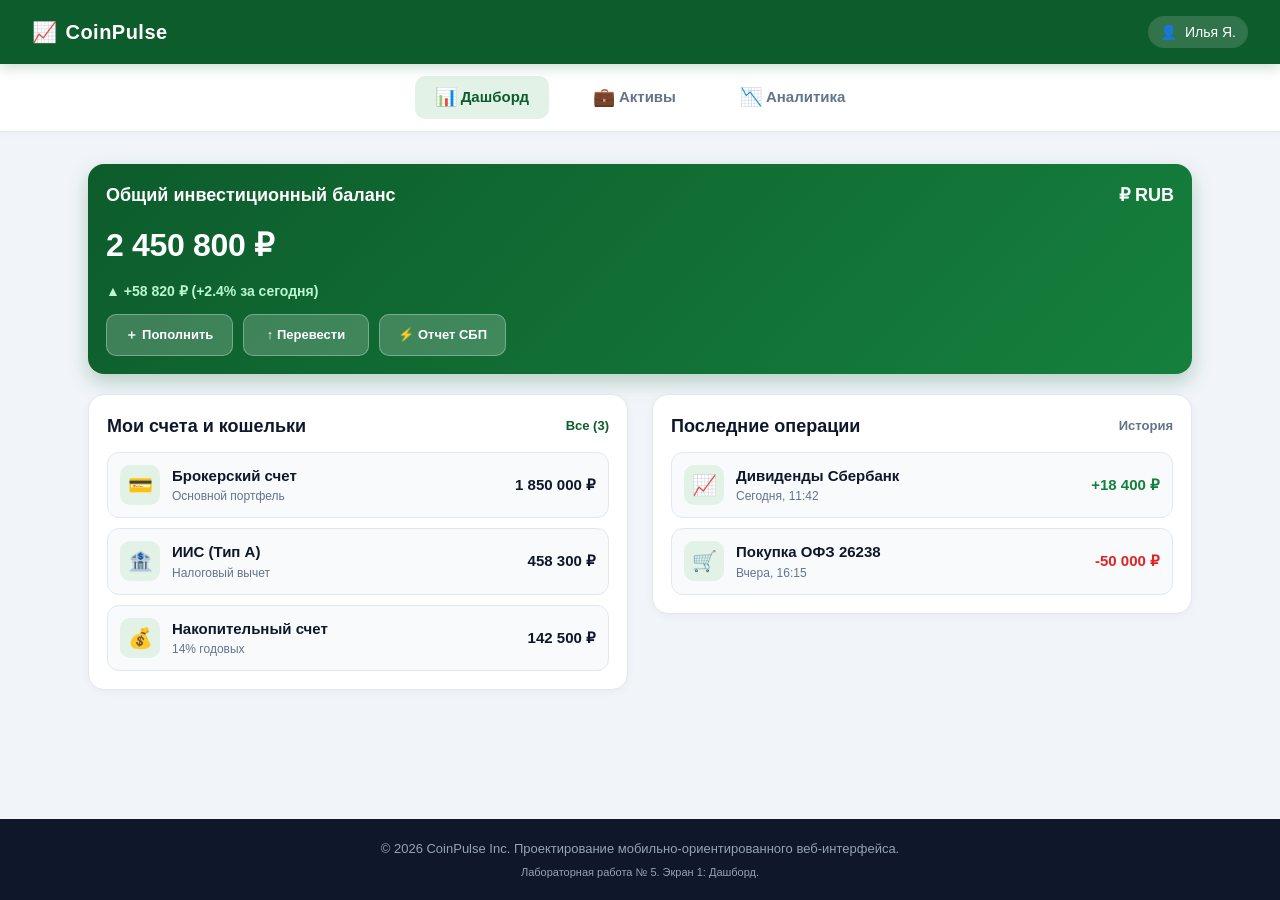
<file: lr5_coinpulse_multipage/index.html>
<!DOCTYPE html>
<html lang="ru">
<head>
    <meta charset="UTF-8">
    <meta name="viewport" content="width=device-width, initial-scale=1.0, maximum-scale=1.0, user-scalable=no">
    <title>CoinPulse - Инвестиционный дашборд</title>
    <link rel="stylesheet" href="css/style.css">
</head>
<body>

    <!-- Семантическая шапка приложения -->
    <header class="header">
        <div class="header__brand">
            <span>📈</span> CoinPulse
        </div>
        <div class="header__user">
            <span>👤</span> Илья Я.
        </div>
    </header>

    <!-- Семантическая навигация -->
    <nav class="nav" aria-label="Основное меню">
        <a href="index.html" class="nav__item active">
            <span>📊</span> Дашборд
        </a>
        <a href="assets.html" class="nav__item">
            <span>💼</span> Активы
        </a>
        <a href="analytics.html" class="nav__item">
            <span>📉</span> Аналитика
        </a>
    </nav>

    <!-- Основной семантический контент -->
    <main class="main">
        <section class="card card--highlight">
            <div class="card__title">
                <span>Общий инвестиционный баланс</span>
                <span>₽ RUB</span>
            </div>
            <div class="balance-amount">2 450 800 ₽</div>
            <div class="balance-change">
                ▲ +58 820 ₽ (+2.4% за сегодня)
            </div>
            <div class="actions-grid">
                <button class="btn-action">＋ Пополнить</button>
                <button class="btn-action">↑ Перевести</button>
                <button class="btn-action">⚡ Отчет СБП</button>
            </div>
        </section>

        <section class="dashboard-split">
            <!-- Карта счетов -->
            <div class="card">
                <div class="card__title">
                    <span>Мои счета и кошельки</span>
                    <span style="font-size: 0.8125rem; color: #0d5c2c;">Все (3)</span>
                </div>
                <div class="transaction-list">
                    <div class="transaction-item">
                        <div class="transaction-item__left">
                            <div class="transaction-icon">💳</div>
                            <div>
                                <div class="transaction-title">Брокерский счет</div>
                                <div class="transaction-date">Основной портфель</div>
                            </div>
                        </div>
                        <div class="transaction-sum">1 850 000 ₽</div>
                    </div>
                    <div class="transaction-item">
                        <div class="transaction-item__left">
                            <div class="transaction-icon">🏦</div>
                            <div>
                                <div class="transaction-title">ИИС (Тип А)</div>
                                <div class="transaction-date">Налоговый вычет</div>
                            </div>
                        </div>
                        <div class="transaction-sum">458 300 ₽</div>
                    </div>
                    <div class="transaction-item">
                        <div class="transaction-item__left">
                            <div class="transaction-icon">💰</div>
                            <div>
                                <div class="transaction-title">Накопительный счет</div>
                                <div class="transaction-date">14% годовых</div>
                            </div>
                        </div>
                        <div class="transaction-sum">142 500 ₽</div>
                    </div>
                </div>
            </div>

            <!-- Последние операции -->
            <div class="card">
                <div class="card__title">
                    <span>Последние операции</span>
                    <span style="font-size: 0.8125rem; color: #64748b;">История</span>
                </div>
                <div class="transaction-list">
                    <div class="transaction-item">
                        <div class="transaction-item__left">
                            <div class="transaction-icon">📈</div>
                            <div>
                                <div class="transaction-title">Дивиденды Сбербанк</div>
                                <div class="transaction-date">Сегодня, 11:42</div>
                            </div>
                        </div>
                        <div class="transaction-sum transaction-sum--income">+18 400 ₽</div>
                    </div>
                    <div class="transaction-item">
                        <div class="transaction-item__left">
                            <div class="transaction-icon">🛒</div>
                            <div>
                                <div class="transaction-title">Покупка ОФЗ 26238</div>
                                <div class="transaction-date">Вчера, 16:15</div>
                            </div>
                        </div>
                        <div class="transaction-sum transaction-sum--expense">-50 000 ₽</div>
                    </div>
                </div>
            </div>
        </section>
    </main>

    <!-- Семантический подвал -->
    <footer class="footer">
        <p>&copy; 2026 CoinPulse Inc. Проектирование мобильно-ориентированного веб-интерфейса.</p>
        <p style="font-size: 0.6875rem; margin-top: 0.3125rem;">Лабораторная работа № 5. Экран 1: Дашборд.</p>
    </footer>

    <script src="js/main.js"></script>
</body>
</html>
</file>
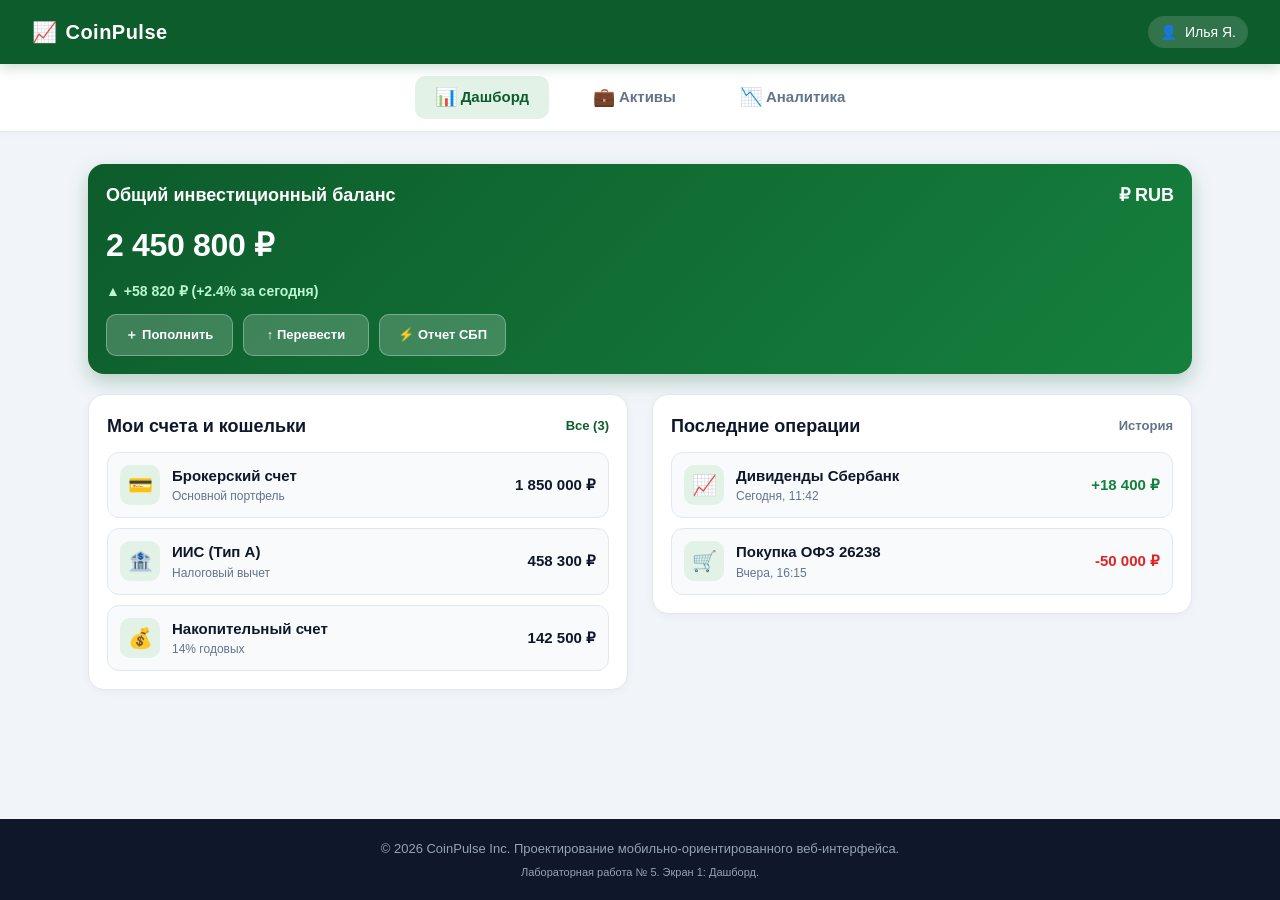
<file: lr5_coinpulse_multipage/minified/index.html>
<!DOCTYPE html><html lang="ru"><head><meta charset="UTF-8"><meta name="viewport" content="width=device-width, initial-scale=1.0, maximum-scale=1.0, user-scalable=no"><title>CoinPulse - Инвестиционный дашборд</title><link rel="stylesheet" href="css/style.min.css"></head><body><header class="header"><div class="header__brand"><span>📈</span> CoinPulse </div><div class="header__user"><span>👤</span> Илья Я. </div></header><nav class="nav" aria-label="Основное меню"><a href="index.html" class="nav__item active"><span>📊</span> Дашборд </a><a href="assets.html" class="nav__item"><span>💼</span> Активы </a><a href="analytics.html" class="nav__item"><span>📉</span> Аналитика </a></nav><main class="main"><section class="card card--highlight"><div class="card__title"><span>Общий инвестиционный баланс</span><span>₽ RUB</span></div><div class="balance-amount">2 450 800 ₽</div><div class="balance-change"> ▲ +58 820 ₽ (+2.4% за сегодня) </div><div class="actions-grid"><button class="btn-action">＋ Пополнить</button><button class="btn-action">↑ Перевести</button><button class="btn-action">⚡ Отчет СБП</button></div></section><section class="dashboard-split"><div class="card"><div class="card__title"><span>Мои счета и кошельки</span><span style="font-size: 0.8125rem; color: #0d5c2c;">Все (3)</span></div><div class="transaction-list"><div class="transaction-item"><div class="transaction-item__left"><div class="transaction-icon">💳</div><div><div class="transaction-title">Брокерский счет</div><div class="transaction-date">Основной портфель</div></div></div><div class="transaction-sum">1 850 000 ₽</div></div><div class="transaction-item"><div class="transaction-item__left"><div class="transaction-icon">🏦</div><div><div class="transaction-title">ИИС (Тип А)</div><div class="transaction-date">Налоговый вычет</div></div></div><div class="transaction-sum">458 300 ₽</div></div><div class="transaction-item"><div class="transaction-item__left"><div class="transaction-icon">💰</div><div><div class="transaction-title">Накопительный счет</div><div class="transaction-date">14% годовых</div></div></div><div class="transaction-sum">142 500 ₽</div></div></div></div><div class="card"><div class="card__title"><span>Последние операции</span><span style="font-size: 0.8125rem; color: #64748b;">История</span></div><div class="transaction-list"><div class="transaction-item"><div class="transaction-item__left"><div class="transaction-icon">📈</div><div><div class="transaction-title">Дивиденды Сбербанк</div><div class="transaction-date">Сегодня, 11:42</div></div></div><div class="transaction-sum transaction-sum--income">+18 400 ₽</div></div><div class="transaction-item"><div class="transaction-item__left"><div class="transaction-icon">🛒</div><div><div class="transaction-title">Покупка ОФЗ 26238</div><div class="transaction-date">Вчера, 16:15</div></div></div><div class="transaction-sum transaction-sum--expense">-50 000 ₽</div></div></div></div></section></main><footer class="footer"><p>&copy; 2026 CoinPulse Inc. Проектирование мобильно-ориентированного веб-интерфейса.</p><p style="font-size: 0.6875rem; margin-top: 0.3125rem;">Лабораторная работа № 5. Экран 1: Дашборд.</p></footer><script src="js/main.min.js"></script></body></html>
</file>
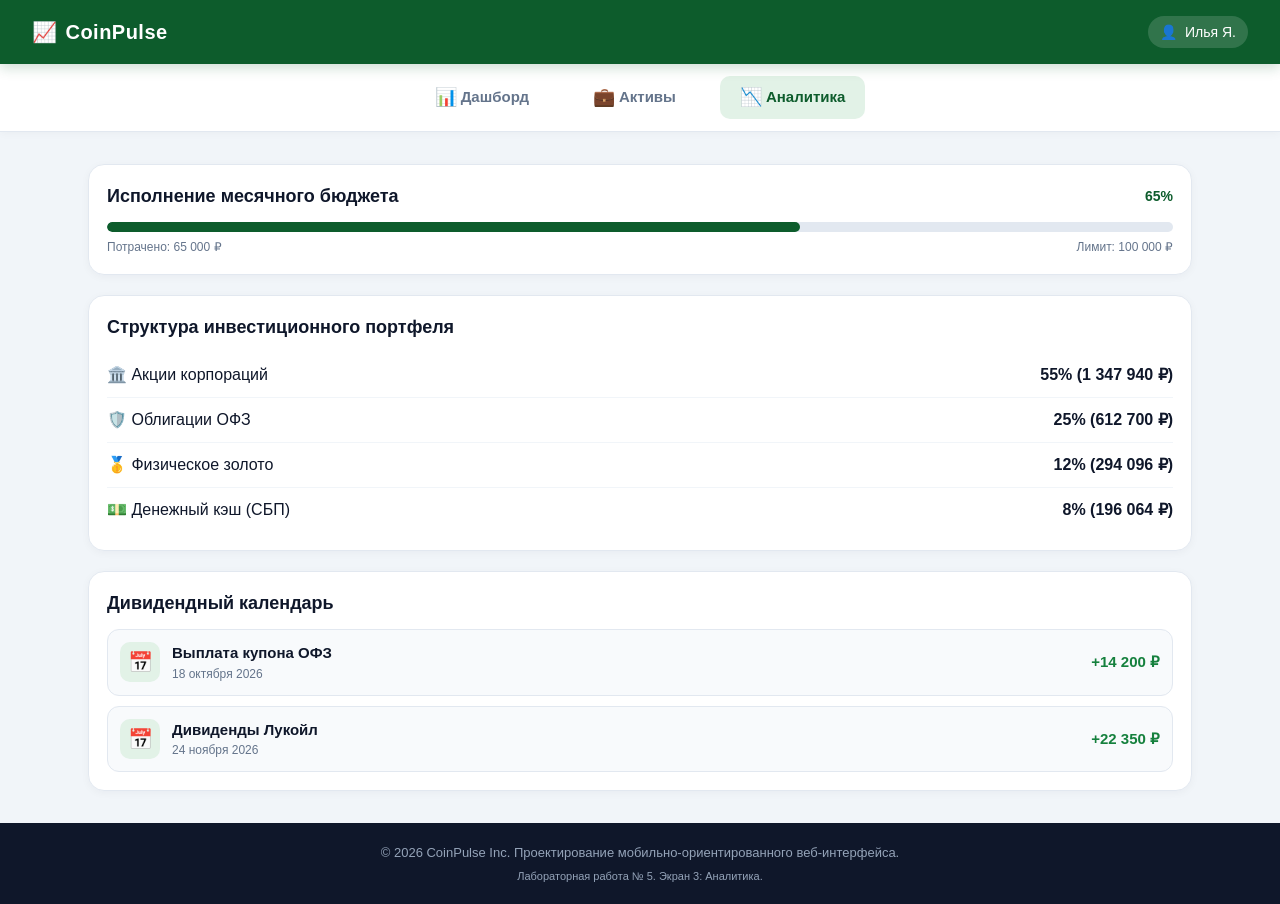
<file: lr5_coinpulse_multipage/analytics.html>
<!DOCTYPE html>
<html lang="ru">
<head>
    <meta charset="UTF-8">
    <meta name="viewport" content="width=device-width, initial-scale=1.0, maximum-scale=1.0, user-scalable=no">
    <title>CoinPulse - Аналитика и Бюджет</title>
    <link rel="stylesheet" href="css/style.css">
</head>
<body>

    <!-- Семантическая шапка приложения -->
    <header class="header">
        <div class="header__brand">
            <span>📈</span> CoinPulse
        </div>
        <div class="header__user">
            <span>👤</span> Илья Я.
        </div>
    </header>

    <!-- Семантическая навигация -->
    <nav class="nav" aria-label="Основное меню">
        <a href="index.html" class="nav__item">
            <span>📊</span> Дашборд
        </a>
        <a href="assets.html" class="nav__item">
            <span>💼</span> Активы
        </a>
        <a href="analytics.html" class="nav__item active">
            <span>📉</span> Аналитика
        </a>
    </nav>

    <!-- Основной семантический контент -->
    <main class="main">
        <section class="card">
            <div class="card__title">
                <span>Исполнение месячного бюджета</span>
                <span style="font-size: 0.875rem; font-weight: 700; color: #0d5c2c;">65%</span>
            </div>
            <div class="budget-progress">
                <div class="progress-bar">
                    <div class="progress-fill" style="width: 65%;"></div>
                </div>
                <div style="display: flex; justify-content: space-between; font-size: 0.75rem; color: #64748b;">
                    <span>Потрачено: 65 000 ₽</span>
                    <span>Лимит: 100 000 ₽</span>
                </div>
            </div>
        </section>

        <section class="card">
            <div class="card__title">
                <span>Структура инвестиционного портфеля</span>
            </div>
            <div>
                <div class="category-row">
                    <span>🏛️ Акции корпораций</span>
                    <b>55% (1 347 940 ₽)</b>
                </div>
                <div class="category-row">
                    <span>🛡️ Облигации ОФЗ</span>
                    <b>25% (612 700 ₽)</b>
                </div>
                <div class="category-row">
                    <span>🥇 Физическое золото</span>
                    <b>12% (294 096 ₽)</b>
                </div>
                <div class="category-row">
                    <span>💵 Денежный кэш (СБП)</span>
                    <b>8% (196 064 ₽)</b>
                </div>
            </div>
        </section>

        <section class="card">
            <div class="card__title">
                <span>Дивидендный календарь</span>
            </div>
            <div class="transaction-list">
                <div class="transaction-item">
                    <div class="transaction-item__left">
                        <div class="transaction-icon">📅</div>
                        <div>
                            <div class="transaction-title">Выплата купона ОФЗ</div>
                            <div class="transaction-date">18 октября 2026</div>
                        </div>
                    </div>
                    <div class="transaction-sum transaction-sum--income">+14 200 ₽</div>
                </div>
                <div class="transaction-item">
                    <div class="transaction-item__left">
                        <div class="transaction-icon">📅</div>
                        <div>
                            <div class="transaction-title">Дивиденды Лукойл</div>
                            <div class="transaction-date">24 ноября 2026</div>
                        </div>
                    </div>
                    <div class="transaction-sum transaction-sum--income">+22 350 ₽</div>
                </div>
            </div>
        </section>
    </main>

    <!-- Семантический подвал -->
    <footer class="footer">
        <p>&copy; 2026 CoinPulse Inc. Проектирование мобильно-ориентированного веб-интерфейса.</p>
        <p style="font-size: 0.6875rem; margin-top: 0.3125rem;">Лабораторная работа № 5. Экран 3: Аналитика.</p>
    </footer>

    <script src="js/main.js"></script>
</body>
</html>
</file>
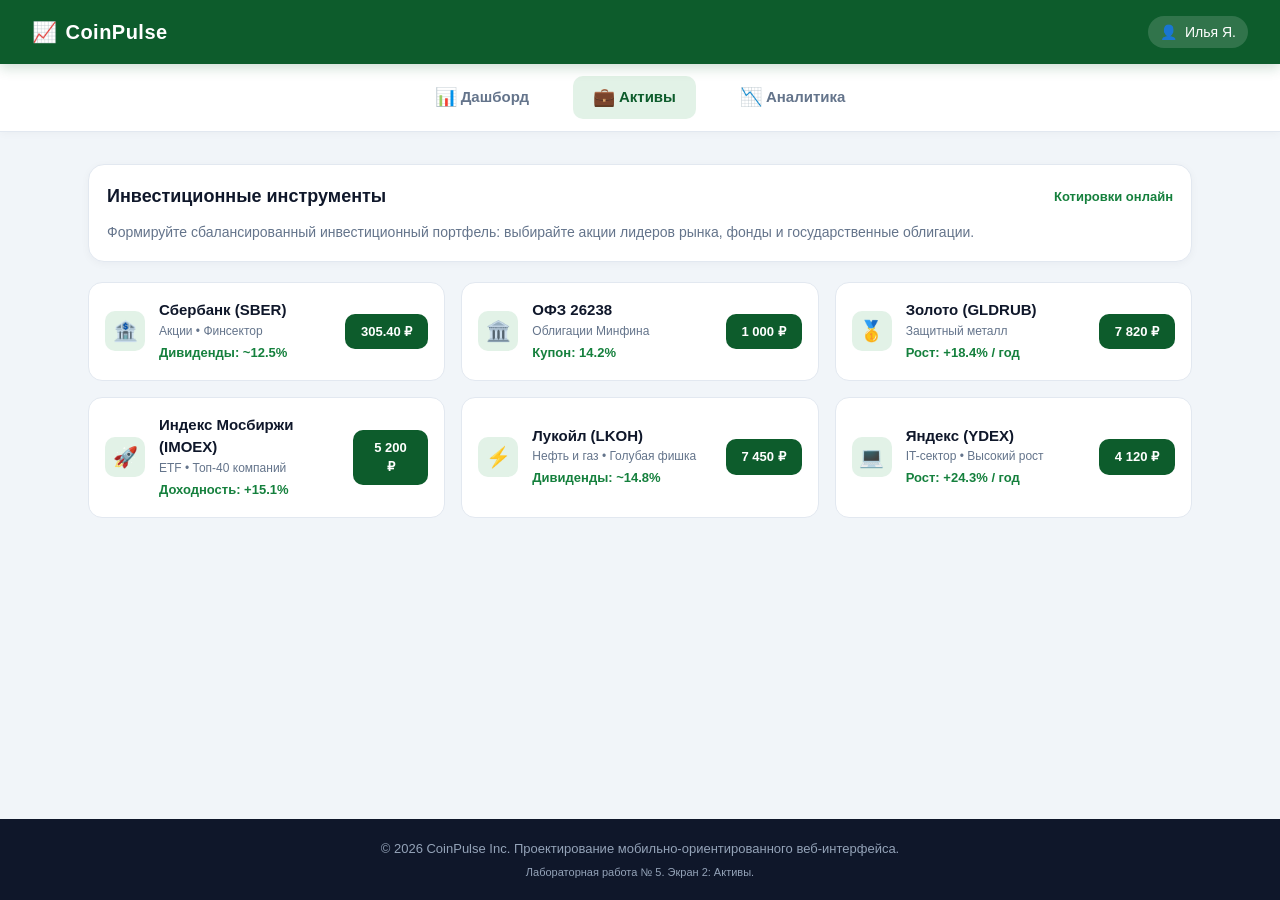
<file: lr5_coinpulse_multipage/assets.html>
<!DOCTYPE html>
<html lang="ru">
<head>
    <meta charset="UTF-8">
    <meta name="viewport" content="width=device-width, initial-scale=1.0, maximum-scale=1.0, user-scalable=no">
    <title>CoinPulse - Инвестиционные активы</title>
    <link rel="stylesheet" href="css/style.css">
</head>
<body>

    <!-- Семантическая шапка приложения -->
    <header class="header">
        <div class="header__brand">
            <span>📈</span> CoinPulse
        </div>
        <div class="header__user">
            <span>👤</span> Илья Я.
        </div>
    </header>

    <!-- Семантическая навигация -->
    <nav class="nav" aria-label="Основное меню">
        <a href="index.html" class="nav__item">
            <span>📊</span> Дашборд
        </a>
        <a href="assets.html" class="nav__item active">
            <span>💼</span> Активы
        </a>
        <a href="analytics.html" class="nav__item">
            <span>📉</span> Аналитика
        </a>
    </nav>

    <!-- Основной семантический контент -->
    <main class="main">
        <section class="card">
            <div class="card__title">
                <span>Инвестиционные инструменты</span>
                <span style="font-size: 0.8125rem; color: #15803d;">Котировки онлайн</span>
            </div>
            <p style="font-size: 0.875rem; color: #64748b;">
                Формируйте сбалансированный инвестиционный портфель: выбирайте акции лидеров рынка, фонды и государственные облигации.
            </p>
        </section>

        <section class="assets-grid">
            <div class="asset-card">
                <div class="asset-card__info">
                    <div class="transaction-icon">🏦</div>
                    <div class="asset-card__text">
                        <h4>Сбербанк (SBER)</h4>
                        <p>Акции • Финсектор</p>
                        <span class="asset-card__yield">Дивиденды: ~12.5%</span>
                    </div>
                </div>
                <button class="btn-primary btn-buy-asset" data-name="Сбербанк (SBER)">305.40 ₽</button>
            </div>

            <div class="asset-card">
                <div class="asset-card__info">
                    <div class="transaction-icon">🏛️</div>
                    <div class="asset-card__text">
                        <h4>ОФЗ 26238</h4>
                        <p>Облигации Минфина</p>
                        <span class="asset-card__yield">Купон: 14.2%</span>
                    </div>
                </div>
                <button class="btn-primary btn-buy-asset" data-name="ОФЗ 26238">1 000 ₽</button>
            </div>

            <div class="asset-card">
                <div class="asset-card__info">
                    <div class="transaction-icon">🥇</div>
                    <div class="asset-card__text">
                        <h4>Золото (GLDRUB)</h4>
                        <p>Защитный металл</p>
                        <span class="asset-card__yield">Рост: +18.4% / год</span>
                    </div>
                </div>
                <button class="btn-primary btn-buy-asset" data-name="Золото (GLDRUB)">7 820 ₽</button>
            </div>

            <div class="asset-card">
                <div class="asset-card__info">
                    <div class="transaction-icon">🚀</div>
                    <div class="asset-card__text">
                        <h4>Индекс Мосбиржи (IMOEX)</h4>
                        <p>ETF • Топ-40 компаний</p>
                        <span class="asset-card__yield">Доходность: +15.1%</span>
                    </div>
                </div>
                <button class="btn-primary btn-buy-asset" data-name="Индекс IMOEX">5 200 ₽</button>
            </div>

            <div class="asset-card">
                <div class="asset-card__info">
                    <div class="transaction-icon">⚡</div>
                    <div class="asset-card__text">
                        <h4>Лукойл (LKOH)</h4>
                        <p>Нефть и газ • Голубая фишка</p>
                        <span class="asset-card__yield">Дивиденды: ~14.8%</span>
                    </div>
                </div>
                <button class="btn-primary btn-buy-asset" data-name="Лукойл (LKOH)">7 450 ₽</button>
            </div>

            <div class="asset-card">
                <div class="asset-card__info">
                    <div class="transaction-icon">💻</div>
                    <div class="asset-card__text">
                        <h4>Яндекс (YDEX)</h4>
                        <p>IT-сектор • Высокий рост</p>
                        <span class="asset-card__yield">Рост: +24.3% / год</span>
                    </div>
                </div>
                <button class="btn-primary btn-buy-asset" data-name="Яндекс (YDEX)">4 120 ₽</button>
            </div>
        </section>
    </main>

    <!-- Семантический подвал -->
    <footer class="footer">
        <p>&copy; 2026 CoinPulse Inc. Проектирование мобильно-ориентированного веб-интерфейса.</p>
        <p style="font-size: 0.6875rem; margin-top: 0.3125rem;">Лабораторная работа № 5. Экран 2: Активы.</p>
    </footer>

    <script src="js/main.js"></script>
</body>
</html>
</file>
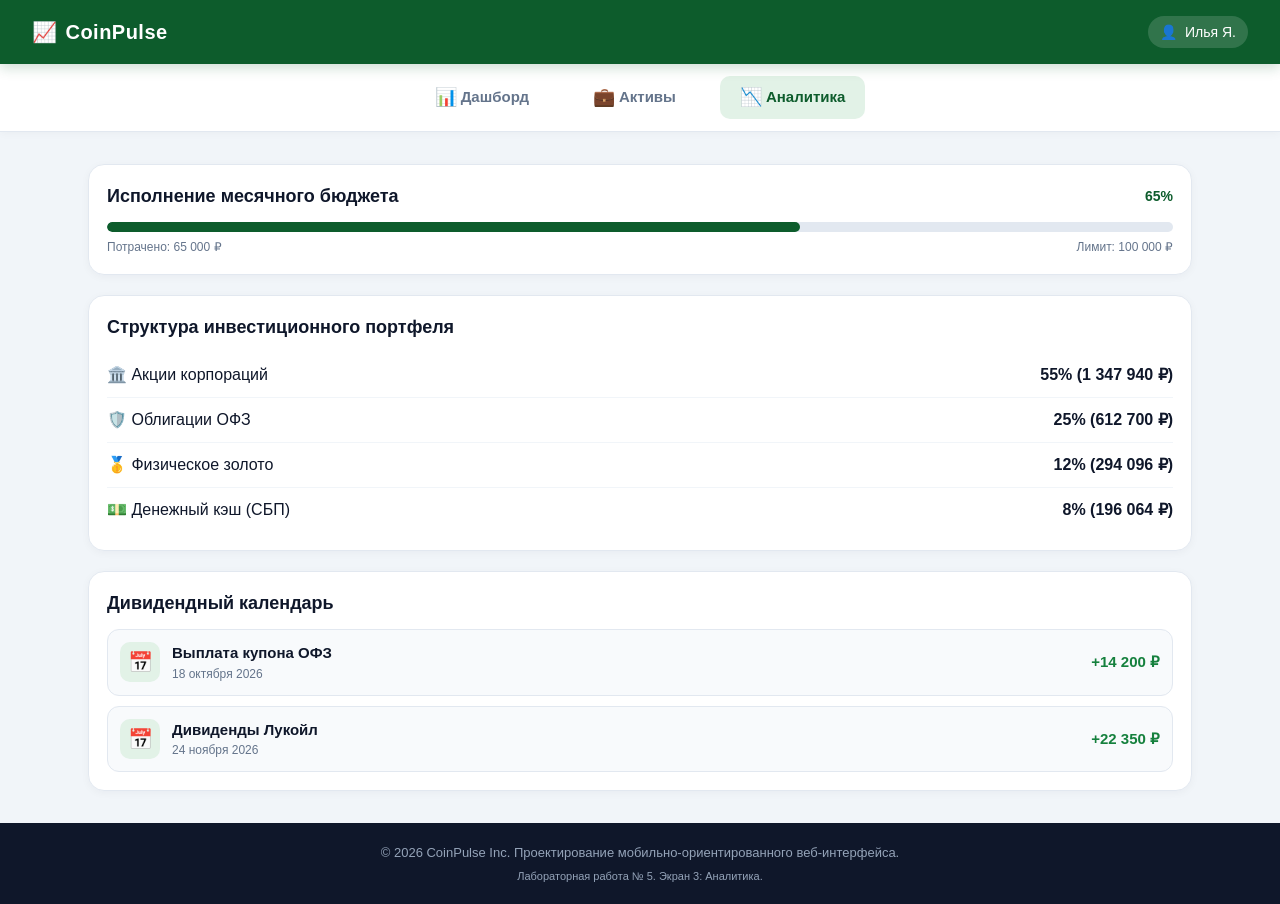
<file: lr5_coinpulse_multipage/minified/analytics.html>
<!DOCTYPE html><html lang="ru"><head><meta charset="UTF-8"><meta name="viewport" content="width=device-width, initial-scale=1.0, maximum-scale=1.0, user-scalable=no"><title>CoinPulse - Аналитика и Бюджет</title><link rel="stylesheet" href="css/style.min.css"></head><body><header class="header"><div class="header__brand"><span>📈</span> CoinPulse </div><div class="header__user"><span>👤</span> Илья Я. </div></header><nav class="nav" aria-label="Основное меню"><a href="index.html" class="nav__item"><span>📊</span> Дашборд </a><a href="assets.html" class="nav__item"><span>💼</span> Активы </a><a href="analytics.html" class="nav__item active"><span>📉</span> Аналитика </a></nav><main class="main"><section class="card"><div class="card__title"><span>Исполнение месячного бюджета</span><span style="font-size: 0.875rem; font-weight: 700; color: #0d5c2c;">65%</span></div><div class="budget-progress"><div class="progress-bar"><div class="progress-fill" style="width: 65%;"></div></div><div style="display: flex; justify-content: space-between; font-size: 0.75rem; color: #64748b;"><span>Потрачено: 65 000 ₽</span><span>Лимит: 100 000 ₽</span></div></div></section><section class="card"><div class="card__title"><span>Структура инвестиционного портфеля</span></div><div><div class="category-row"><span>🏛️ Акции корпораций</span><b>55% (1 347 940 ₽)</b></div><div class="category-row"><span>🛡️ Облигации ОФЗ</span><b>25% (612 700 ₽)</b></div><div class="category-row"><span>🥇 Физическое золото</span><b>12% (294 096 ₽)</b></div><div class="category-row"><span>💵 Денежный кэш (СБП)</span><b>8% (196 064 ₽)</b></div></div></section><section class="card"><div class="card__title"><span>Дивидендный календарь</span></div><div class="transaction-list"><div class="transaction-item"><div class="transaction-item__left"><div class="transaction-icon">📅</div><div><div class="transaction-title">Выплата купона ОФЗ</div><div class="transaction-date">18 октября 2026</div></div></div><div class="transaction-sum transaction-sum--income">+14 200 ₽</div></div><div class="transaction-item"><div class="transaction-item__left"><div class="transaction-icon">📅</div><div><div class="transaction-title">Дивиденды Лукойл</div><div class="transaction-date">24 ноября 2026</div></div></div><div class="transaction-sum transaction-sum--income">+22 350 ₽</div></div></div></section></main><footer class="footer"><p>&copy; 2026 CoinPulse Inc. Проектирование мобильно-ориентированного веб-интерфейса.</p><p style="font-size: 0.6875rem; margin-top: 0.3125rem;">Лабораторная работа № 5. Экран 3: Аналитика.</p></footer><script src="js/main.min.js"></script></body></html>
</file>
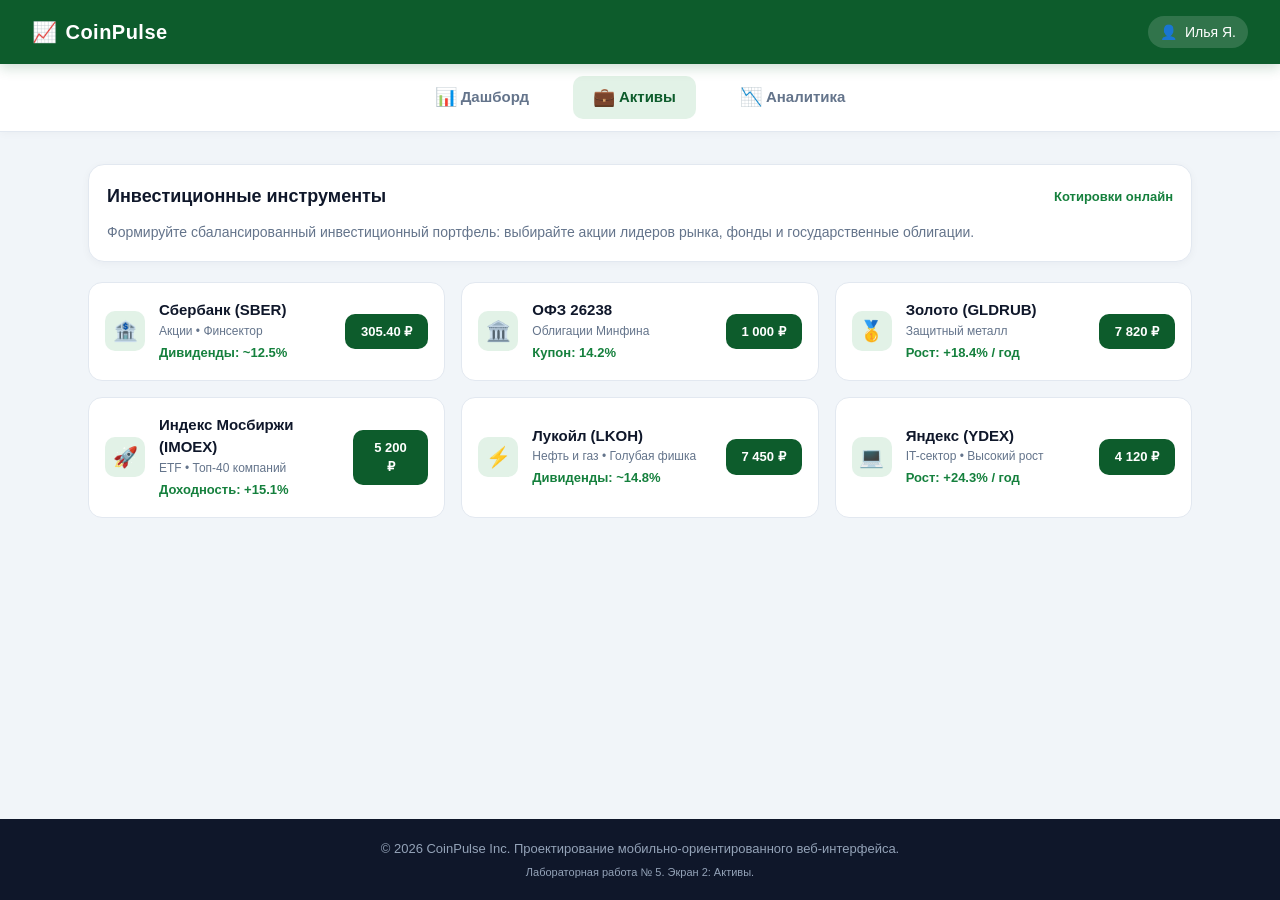
<file: lr5_coinpulse_multipage/minified/assets.html>
<!DOCTYPE html><html lang="ru"><head><meta charset="UTF-8"><meta name="viewport" content="width=device-width, initial-scale=1.0, maximum-scale=1.0, user-scalable=no"><title>CoinPulse - Инвестиционные активы</title><link rel="stylesheet" href="css/style.min.css"></head><body><header class="header"><div class="header__brand"><span>📈</span> CoinPulse </div><div class="header__user"><span>👤</span> Илья Я. </div></header><nav class="nav" aria-label="Основное меню"><a href="index.html" class="nav__item"><span>📊</span> Дашборд </a><a href="assets.html" class="nav__item active"><span>💼</span> Активы </a><a href="analytics.html" class="nav__item"><span>📉</span> Аналитика </a></nav><main class="main"><section class="card"><div class="card__title"><span>Инвестиционные инструменты</span><span style="font-size: 0.8125rem; color: #15803d;">Котировки онлайн</span></div><p style="font-size: 0.875rem; color: #64748b;"> Формируйте сбалансированный инвестиционный портфель: выбирайте акции лидеров рынка, фонды и государственные облигации. </p></section><section class="assets-grid"><div class="asset-card"><div class="asset-card__info"><div class="transaction-icon">🏦</div><div class="asset-card__text"><h4>Сбербанк (SBER)</h4><p>Акции • Финсектор</p><span class="asset-card__yield">Дивиденды: ~12.5%</span></div></div><button class="btn-primary btn-buy-asset" data-name="Сбербанк (SBER)">305.40 ₽</button></div><div class="asset-card"><div class="asset-card__info"><div class="transaction-icon">🏛️</div><div class="asset-card__text"><h4>ОФЗ 26238</h4><p>Облигации Минфина</p><span class="asset-card__yield">Купон: 14.2%</span></div></div><button class="btn-primary btn-buy-asset" data-name="ОФЗ 26238">1 000 ₽</button></div><div class="asset-card"><div class="asset-card__info"><div class="transaction-icon">🥇</div><div class="asset-card__text"><h4>Золото (GLDRUB)</h4><p>Защитный металл</p><span class="asset-card__yield">Рост: +18.4% / год</span></div></div><button class="btn-primary btn-buy-asset" data-name="Золото (GLDRUB)">7 820 ₽</button></div><div class="asset-card"><div class="asset-card__info"><div class="transaction-icon">🚀</div><div class="asset-card__text"><h4>Индекс Мосбиржи (IMOEX)</h4><p>ETF • Топ-40 компаний</p><span class="asset-card__yield">Доходность: +15.1%</span></div></div><button class="btn-primary btn-buy-asset" data-name="Индекс IMOEX">5 200 ₽</button></div><div class="asset-card"><div class="asset-card__info"><div class="transaction-icon">⚡</div><div class="asset-card__text"><h4>Лукойл (LKOH)</h4><p>Нефть и газ • Голубая фишка</p><span class="asset-card__yield">Дивиденды: ~14.8%</span></div></div><button class="btn-primary btn-buy-asset" data-name="Лукойл (LKOH)">7 450 ₽</button></div><div class="asset-card"><div class="asset-card__info"><div class="transaction-icon">💻</div><div class="asset-card__text"><h4>Яндекс (YDEX)</h4><p>IT-сектор • Высокий рост</p><span class="asset-card__yield">Рост: +24.3% / год</span></div></div><button class="btn-primary btn-buy-asset" data-name="Яндекс (YDEX)">4 120 ₽</button></div></section></main><footer class="footer"><p>&copy; 2026 CoinPulse Inc. Проектирование мобильно-ориентированного веб-интерфейса.</p><p style="font-size: 0.6875rem; margin-top: 0.3125rem;">Лабораторная работа № 5. Экран 2: Активы.</p></footer><script src="js/main.min.js"></script></body></html>
</file>
<file: lr5_coinpulse_multipage/css/style.css>
/* =========================================================
   1. СБРОС СТИЛЕЙ (CSS RESET / NORMALIZE)
   ========================================================= */
*, *::before, *::after {
    box-sizing: border-box;
    margin: 0;
    padding: 0;
}

html {
    font-size: 16px;
    -webkit-text-size-adjust: 100%;
    scroll-behavior: smooth;
}

body {
    font-family: -apple-system, BlinkMacSystemFont, "Segoe UI", Roboto, Helvetica, Arial, sans-serif;
    background-color: #f1f5f9;
    color: #0f172a;
    line-height: 1.5;
    min-height: 100vh;
    display: flex;
    flex-direction: column;
}

img, svg {
    display: block;
    max-width: 100%;
}

button, input, select {
    font: inherit;
}

a {
    color: inherit;
    text-decoration: none;
}

/* =========================================================
   2. СТРАТЕГИЯ MOBILE FIRST (БАЗОВЫЕ СТИЛИ ДО 480px)
   ========================================================= */

/* Шапка приложения */
.header {
    background-color: #0d5c2c;
    color: #ffffff;
    padding: 0.875rem 1rem;
    display: flex;
    justify-content: space-between;
    align-items: center;
    position: sticky;
    top: 0;
    z-index: 100;
    box-shadow: 0 0.25rem 0.75rem rgba(13, 92, 44, 0.2);
}

.header__brand {
    display: flex;
    align-items: center;
    gap: 0.5rem;
    font-weight: 800;
    font-size: 1.25rem;
    letter-spacing: 0.03rem;
}

.header__user {
    display: flex;
    align-items: center;
    gap: 0.5rem;
    font-size: 0.875rem;
    background: rgba(255, 255, 255, 0.15);
    padding: 0.35rem 0.75rem;
    border-radius: 2rem;
}

/* Навигация (Ссылки на отдельные страницы) */
.nav {
    background-color: #ffffff;
    display: flex;
    justify-content: space-around;
    align-items: center;
    padding: 0.625rem 0.5rem;
    box-shadow: 0 -0.125rem 0.625rem rgba(0, 0, 0, 0.05);
    position: sticky;
    top: 3.5rem;
    z-index: 90;
    border-bottom: 0.0625rem solid #e2e8f0;
}

.nav__item {
    display: flex;
    flex-direction: column;
    align-items: center;
    gap: 0.25rem;
    font-size: 0.75rem;
    font-weight: 600;
    color: #64748b;
    padding: 0.375rem 0.75rem;
    border-radius: 0.625rem;
    transition: all 0.2s ease;
}

.nav__item span {
    font-size: 1.125rem;
}

.nav__item.active {
    color: #0d5c2c;
    background-color: #e2f2e7;
}

/* Основная область страницы */
.main {
    flex: 1;
    padding: 1rem 0.875rem;
    display: flex;
    flex-direction: column;
    gap: 1.25rem;
    animation: fadeIn 0.25s ease forwards;
}

@keyframes fadeIn {
    from { opacity: 0; transform: translateY(0.375rem); }
    to { opacity: 1; transform: translateY(0); }
}

/* Карточки и блоки */
.card {
    background-color: #ffffff;
    border-radius: 1rem;
    padding: 1.125rem;
    border: 0.0625rem solid #e2e8f0;
    box-shadow: 0 0.125rem 0.5rem rgba(15, 23, 42, 0.04);
    display: flex;
    flex-direction: column;
    gap: 0.75rem;
}

.card--highlight {
    background: linear-gradient(135deg, #0d5c2c, #15803d);
    color: #ffffff;
    border: none;
    box-shadow: 0 0.5rem 1.25rem rgba(13, 92, 44, 0.25);
}

.card__title {
    font-size: 1.125rem;
    font-weight: 700;
    color: #0f172a;
    display: flex;
    justify-content: space-between;
    align-items: center;
}

.card--highlight .card__title {
    color: #ffffff;
}

.balance-amount {
    font-size: 2rem;
    font-weight: 800;
    letter-spacing: -0.02rem;
}

.balance-change {
    display: inline-flex;
    align-items: center;
    gap: 0.25rem;
    font-size: 0.875rem;
    font-weight: 600;
    color: #bbf7d0;
}

/* Кнопки быстрых действий */
.actions-grid {
    display: flex;
    gap: 0.625rem;
}

.btn-action {
    flex: 1;
    background: rgba(255, 255, 255, 0.2);
    color: #ffffff;
    border: 0.0625rem solid rgba(255, 255, 255, 0.3);
    padding: 0.625rem;
    border-radius: 0.625rem;
    font-weight: 600;
    font-size: 0.8125rem;
    cursor: pointer;
    transition: background 0.2s ease;
}

.btn-action:hover {
    background: rgba(255, 255, 255, 0.35);
}

/* Списки операций и счетов */
.transaction-list {
    display: flex;
    flex-direction: column;
    gap: 0.625rem;
}

.transaction-item {
    display: flex;
    align-items: center;
    justify-content: space-between;
    padding: 0.75rem;
    background: #f8fafc;
    border-radius: 0.75rem;
    border: 0.0625rem solid #e2e8f0;
}

.transaction-item__left {
    display: flex;
    align-items: center;
    gap: 0.75rem;
}

.transaction-icon {
    width: 2.5rem;
    height: 2.5rem;
    border-radius: 0.625rem;
    display: flex;
    align-items: center;
    justify-content: center;
    font-size: 1.25rem;
    background: #e2f2e7;
    flex-shrink: 0;
}

.transaction-title {
    font-weight: 600;
    font-size: 0.9375rem;
}

.transaction-date {
    font-size: 0.75rem;
    color: #64748b;
}

.transaction-sum {
    font-weight: 700;
    font-size: 0.9375rem;
}

.transaction-sum--income {
    color: #15803d;
}

.transaction-sum--expense {
    color: #dc2626;
}

/* Сетка активов */
.assets-grid {
    display: flex;
    flex-direction: column;
    gap: 0.75rem;
}

.asset-card {
    display: flex;
    align-items: center;
    justify-content: space-between;
    padding: 1rem;
    background: #ffffff;
    border-radius: 0.875rem;
    border: 0.0625rem solid #e2e8f0;
    transition: transform 0.2s ease, box-shadow 0.2s ease;
}

.asset-card__info {
    display: flex;
    align-items: center;
    gap: 0.875rem;
}

.asset-card__text h4 {
    font-size: 0.9375rem;
    font-weight: 700;
}

.asset-card__text p {
    font-size: 0.75rem;
    color: #64748b;
}

.asset-card__yield {
    font-size: 0.8125rem;
    color: #15803d;
    font-weight: 700;
}

.btn-primary {
    background-color: #0d5c2c;
    color: #ffffff;
    border: none;
    padding: 0.5rem 1rem;
    border-radius: 0.625rem;
    font-size: 0.8125rem;
    font-weight: 600;
    cursor: pointer;
    transition: background-color 0.2s ease;
}

.btn-primary:hover {
    background-color: #15803d;
}

/* Бюджет и прогресс */
.budget-progress {
    display: flex;
    flex-direction: column;
    gap: 0.375rem;
}

.progress-bar {
    height: 0.625rem;
    background-color: #e2e8f0;
    border-radius: 0.5rem;
    overflow: hidden;
}

.progress-fill {
    height: 100%;
    background-color: #0d5c2c;
    border-radius: 0.5rem;
}

.category-row {
    display: flex;
    justify-content: space-between;
    align-items: center;
    padding: 0.625rem 0;
    border-bottom: 0.0625rem solid #f1f5f9;
}

.category-row:last-child {
    border-bottom: none;
}

/* Подвал */
.footer {
    background-color: #0f172a;
    color: #94a3b8;
    text-align: center;
    padding: 1.25rem 1rem;
    font-size: 0.8125rem;
    margin-top: auto;
}

/* =========================================================
   3. МЕДИА-ЗАПРОСЫ ДЛЯ ДЕСКТОПА
   ========================================================= */

@media (min-width: 768px) {
    .header {
        padding: 1rem 2rem;
    }

    .nav {
        position: static;
        justify-content: center;
        gap: 1.5rem;
        padding: 0.75rem 2rem;
        box-shadow: 0 0.125rem 0.5rem rgba(0, 0, 0, 0.03);
    }

    .nav__item {
        flex-direction: row;
        font-size: 0.9375rem;
        padding: 0.5rem 1.25rem;
    }

    .main {
        max-width: 56rem;
        margin: 0 auto;
        padding: 2rem 1.5rem;
        width: 100%;
    }

    .assets-grid {
        display: flex;
        flex-direction: row;
        flex-wrap: wrap;
        gap: 1rem;
    }

    .asset-card {
        flex: 1 1 calc(50% - 0.5rem);
    }

    .actions-grid {
        max-width: 25rem;
    }
}

@media (min-width: 1024px) {
    .main {
        max-width: 72rem;
    }

    .dashboard-split {
        display: flex;
        gap: 1.5rem;
        align-items: flex-start;
    }

    .dashboard-split > .card {
        flex: 1;
    }

    .asset-card {
        flex: 1 1 calc(33.333% - 0.75rem);
    }

    .asset-card:hover {
        transform: translateY(-0.1875rem);
        box-shadow: 0 0.5rem 1rem rgba(0, 0, 0, 0.07);
    }
}
</file>
<file: lr5_coinpulse_multipage/minified/css/style.min.css>
*,*::before,*::after{box-sizing:border-box;margin:0;padding:0}html{font-size:16px;-webkit-text-size-adjust:100%;scroll-behavior:smooth}body{font-family:-apple-system,BlinkMacSystemFont,"Segoe UI",Roboto,Helvetica,Arial,sans-serif;background-color:#f1f5f9;color:#0f172a;line-height:1.5;min-height:100vh;display:flex;flex-direction:column}img,svg{display:block;max-width:100%}button,input,select{font:inherit}a{color:inherit;text-decoration:none}.header{background-color:#0d5c2c;color:#ffffff;padding:0.875rem 1rem;display:flex;justify-content:space-between;align-items:center;position:sticky;top:0;z-index:100;box-shadow:0 0.25rem 0.75rem rgba(13,92,44,0.2)}.header__brand{display:flex;align-items:center;gap:0.5rem;font-weight:800;font-size:1.25rem;letter-spacing:0.03rem}.header__user{display:flex;align-items:center;gap:0.5rem;font-size:0.875rem;background:rgba(255,255,255,0.15);padding:0.35rem 0.75rem;border-radius:2rem}.nav{background-color:#ffffff;display:flex;justify-content:space-around;align-items:center;padding:0.625rem 0.5rem;box-shadow:0 -0.125rem 0.625rem rgba(0,0,0,0.05);position:sticky;top:3.5rem;z-index:90;border-bottom:0.0625rem solid #e2e8f0}.nav__item{display:flex;flex-direction:column;align-items:center;gap:0.25rem;font-size:0.75rem;font-weight:600;color:#64748b;padding:0.375rem 0.75rem;border-radius:0.625rem;transition:all 0.2s ease}.nav__item span{font-size:1.125rem}.nav__item.active{color:#0d5c2c;background-color:#e2f2e7}.main{flex:1;padding:1rem 0.875rem;display:flex;flex-direction:column;gap:1.25rem;animation:fadeIn 0.25s ease forwards}@keyframes fadeIn{from{opacity:0;transform:translateY(0.375rem)}to{opacity:1;transform:translateY(0)}}.card{background-color:#ffffff;border-radius:1rem;padding:1.125rem;border:0.0625rem solid #e2e8f0;box-shadow:0 0.125rem 0.5rem rgba(15,23,42,0.04);display:flex;flex-direction:column;gap:0.75rem}.card--highlight{background:linear-gradient(135deg,#0d5c2c,#15803d);color:#ffffff;border:none;box-shadow:0 0.5rem 1.25rem rgba(13,92,44,0.25)}.card__title{font-size:1.125rem;font-weight:700;color:#0f172a;display:flex;justify-content:space-between;align-items:center}.card--highlight .card__title{color:#ffffff}.balance-amount{font-size:2rem;font-weight:800;letter-spacing:-0.02rem}.balance-change{display:inline-flex;align-items:center;gap:0.25rem;font-size:0.875rem;font-weight:600;color:#bbf7d0}.actions-grid{display:flex;gap:0.625rem}.btn-action{flex:1;background:rgba(255,255,255,0.2);color:#ffffff;border:0.0625rem solid rgba(255,255,255,0.3);padding:0.625rem;border-radius:0.625rem;font-weight:600;font-size:0.8125rem;cursor:pointer;transition:background 0.2s ease}.btn-action:hover{background:rgba(255,255,255,0.35)}.transaction-list{display:flex;flex-direction:column;gap:0.625rem}.transaction-item{display:flex;align-items:center;justify-content:space-between;padding:0.75rem;background:#f8fafc;border-radius:0.75rem;border:0.0625rem solid #e2e8f0}.transaction-item__left{display:flex;align-items:center;gap:0.75rem}.transaction-icon{width:2.5rem;height:2.5rem;border-radius:0.625rem;display:flex;align-items:center;justify-content:center;font-size:1.25rem;background:#e2f2e7;flex-shrink:0}.transaction-title{font-weight:600;font-size:0.9375rem}.transaction-date{font-size:0.75rem;color:#64748b}.transaction-sum{font-weight:700;font-size:0.9375rem}.transaction-sum--income{color:#15803d}.transaction-sum--expense{color:#dc2626}.assets-grid{display:flex;flex-direction:column;gap:0.75rem}.asset-card{display:flex;align-items:center;justify-content:space-between;padding:1rem;background:#ffffff;border-radius:0.875rem;border:0.0625rem solid #e2e8f0;transition:transform 0.2s ease,box-shadow 0.2s ease}.asset-card__info{display:flex;align-items:center;gap:0.875rem}.asset-card__text h4{font-size:0.9375rem;font-weight:700}.asset-card__text p{font-size:0.75rem;color:#64748b}.asset-card__yield{font-size:0.8125rem;color:#15803d;font-weight:700}.btn-primary{background-color:#0d5c2c;color:#ffffff;border:none;padding:0.5rem 1rem;border-radius:0.625rem;font-size:0.8125rem;font-weight:600;cursor:pointer;transition:background-color 0.2s ease}.btn-primary:hover{background-color:#15803d}.budget-progress{display:flex;flex-direction:column;gap:0.375rem}.progress-bar{height:0.625rem;background-color:#e2e8f0;border-radius:0.5rem;overflow:hidden}.progress-fill{height:100%;background-color:#0d5c2c;border-radius:0.5rem}.category-row{display:flex;justify-content:space-between;align-items:center;padding:0.625rem 0;border-bottom:0.0625rem solid #f1f5f9}.category-row:last-child{border-bottom:none}.footer{background-color:#0f172a;color:#94a3b8;text-align:center;padding:1.25rem 1rem;font-size:0.8125rem;margin-top:auto}@media (min-width:768px){.header{padding:1rem 2rem}.nav{position:static;justify-content:center;gap:1.5rem;padding:0.75rem 2rem;box-shadow:0 0.125rem 0.5rem rgba(0,0,0,0.03)}.nav__item{flex-direction:row;font-size:0.9375rem;padding:0.5rem 1.25rem}.main{max-width:56rem;margin:0 auto;padding:2rem 1.5rem;width:100%}.assets-grid{display:flex;flex-direction:row;flex-wrap:wrap;gap:1rem}.asset-card{flex:1 1 calc(50% - 0.5rem)}.actions-grid{max-width:25rem}}@media (min-width:1024px){.main{max-width:72rem}.dashboard-split{display:flex;gap:1.5rem;align-items:flex-start}.dashboard-split > .card{flex:1}.asset-card{flex:1 1 calc(33.333% - 0.75rem)}.asset-card:hover{transform:translateY(-0.1875rem);box-shadow:0 0.5rem 1rem rgba(0,0,0,0.07)}}
</file>
